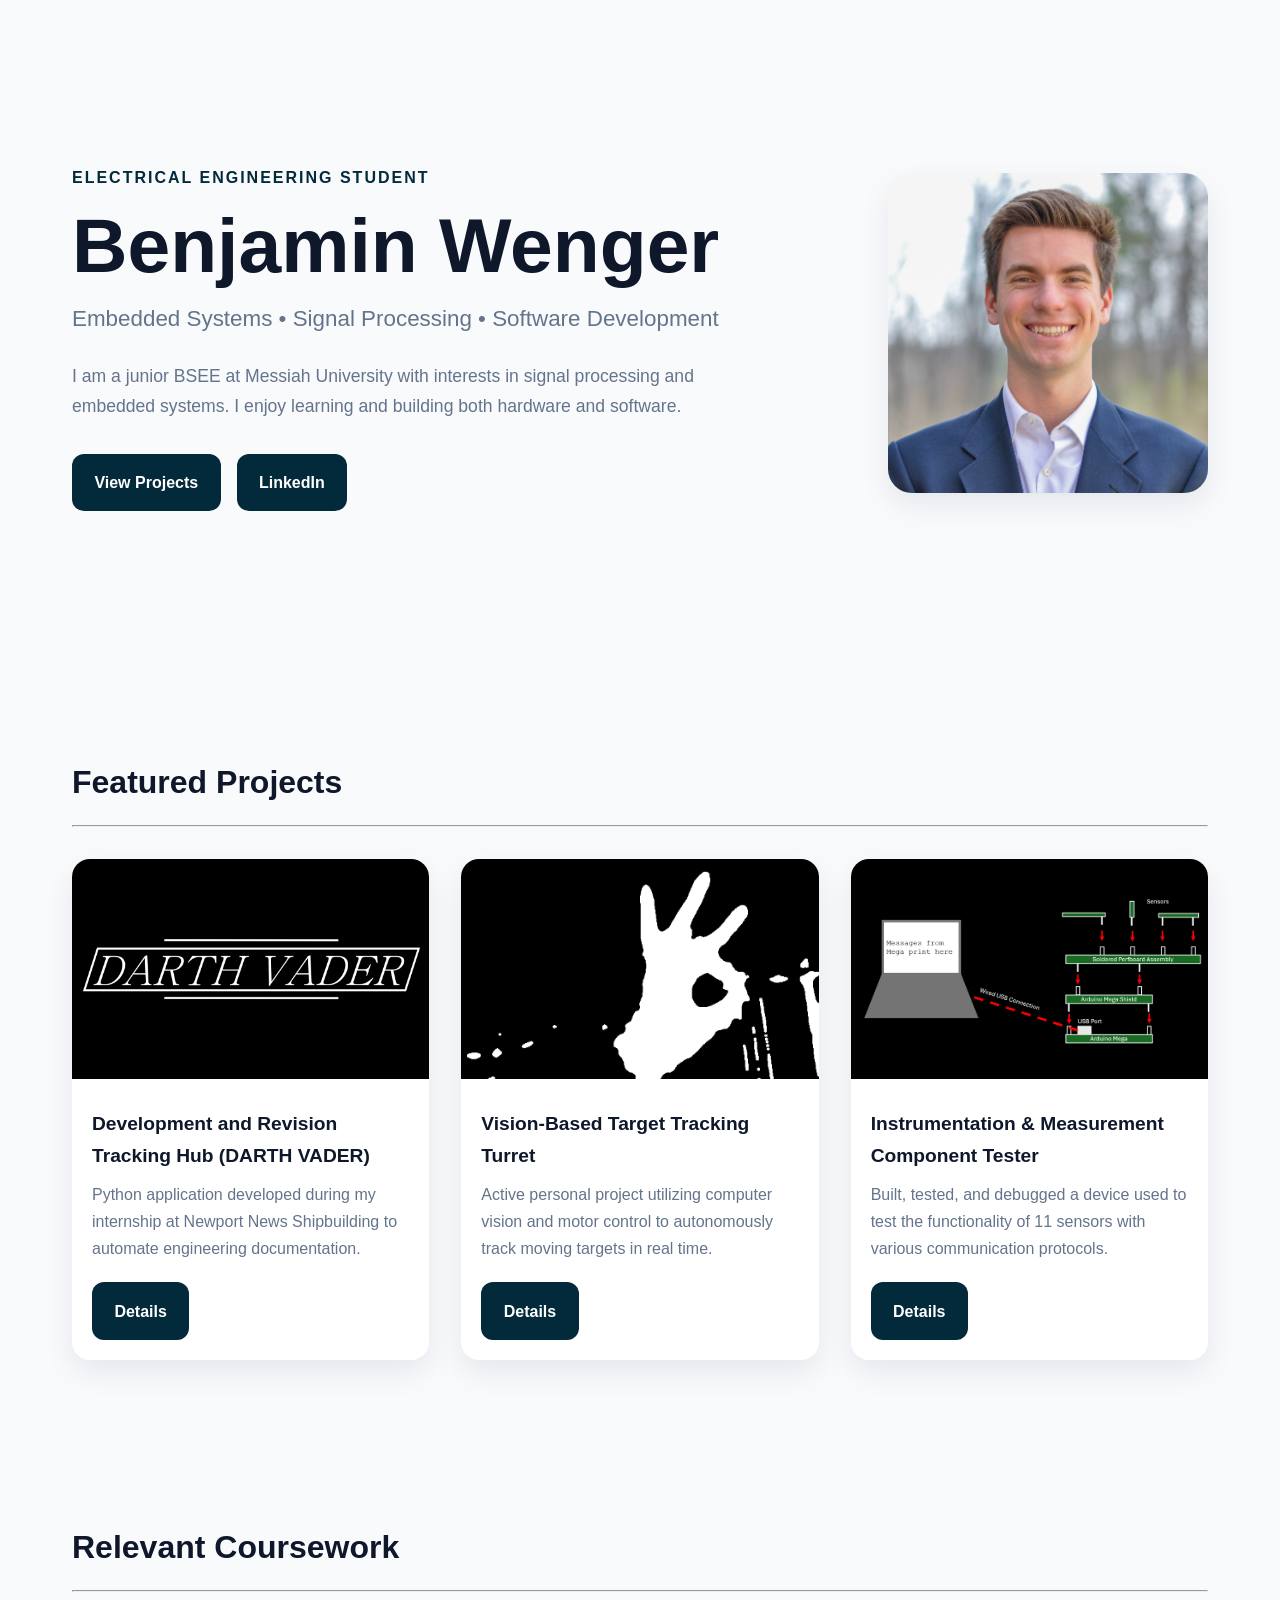
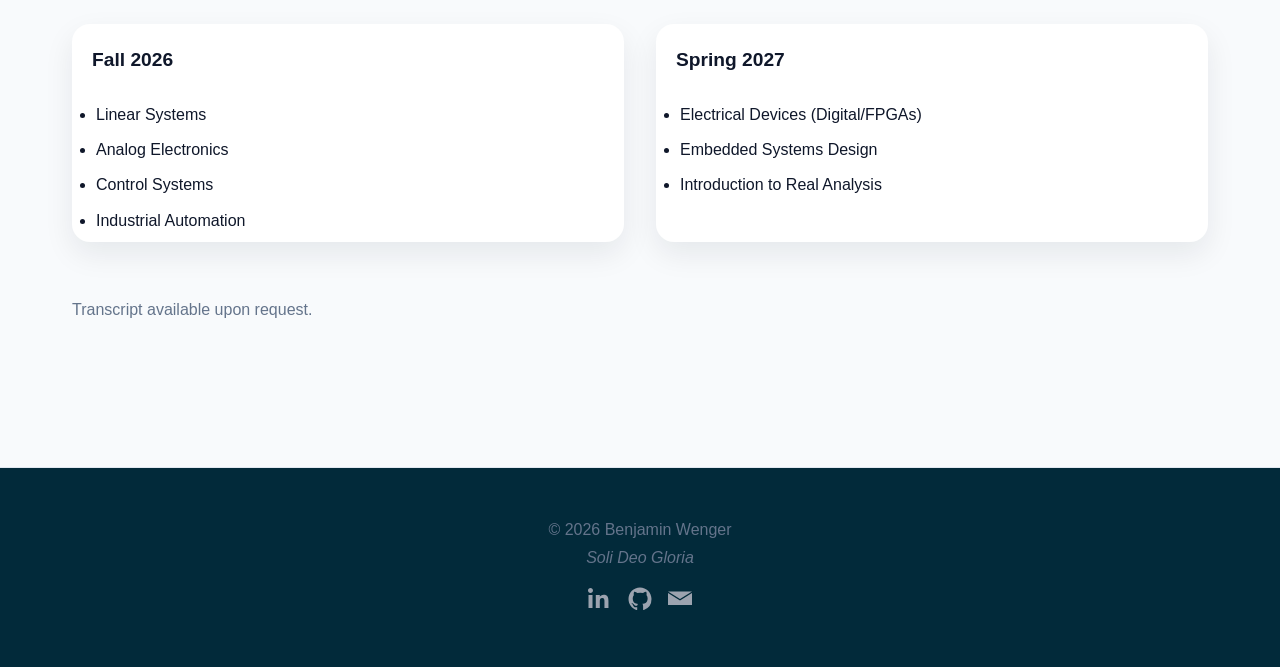
<file: index.html>
<!--
Written by Benjamin Wenger and Copilot 365 on 5-20-26
Last revision 9-11-26
HTML Code for home page
-->

<!DOCTYPE html>
<html lang="en">
<head>
    <meta charset="UTF-8">
    <meta name="viewport" content="width=device-width, initial-scale=1.0">

    <title>Benjamin Wenger | Portfolio</title>

    <link rel="stylesheet" href="styles.css">
</head>

<body>

<section id="home" class="hero">

    <div class="hero-content">

        <p class="eyebrow">
            Electrical Engineering Student
        </p>

        <h1>Benjamin Wenger</h1>

        <h2 class="hero-subtitle">
            Embedded Systems • Signal Processing • Software Development
        </h2>

        <p class="hero-description">
            I am a junior BSEE at Messiah University with interests in signal processing and embedded systems.
            I enjoy learning and building both hardware and software.
        </p>

        <div class="hero-buttons">
            <a class="button" href="#projects">View Projects</a>

            <a class="button"
               href="https://linkedin.com/in/benjamin-wenger-bw1377"
               target="_blank">
                LinkedIn
            </a>
        </div>
        
    </div>

    <div class="hero-image">
        <img src="images/S2026 Headshot.jpg" alt="Spring 2026 Headshot" style="max-width:100%;">
    </div>

</section>

<section id="projects">

    <div class="section-title">
        <h2>Featured Projects</h2>
        <hr>
    </div>

    <div class="project-grid">

        <div class="project-card">

            <img src="images/project1_thumbnail.png" alt="Engineering Documentation Repository">

            <h3>
                Development and Revision Tracking Hub (DARTH VADER)
            </h3>

            <p>
                Python application developed during my internship at Newport News Shipbuilding to automate engineering documentation.
            </p>

            <a class="button" href="projects/project1.html">Details</a>

        </div>

        <div class="project-card">

            <img src="images/project2_thumbnail.png" alt="Target-Tracking Turret">

            <h3>Vision-Based Target Tracking Turret</h3>

            <p>
                Active personal project utilizing computer vision and motor control to autonomously track moving targets in real time.
            </p>

            <a class="button" href="projects/project2.html">Details</a>

        </div>

        <div class="project-card">

            <img src="images/project3_thumbnail.png" alt="Instrumentation & Measurement Component Tester">

            <h3>Instrumentation & Measurement Component Tester</h3>

            <p>
                Built, tested, and debugged a device used to test the functionality of 11 sensors with various communication protocols.
            </p>

            <a class="button" href="projects/project3.html">Details</a>
        </div>

    </div>

</section>

<section id="coursework">

    <div class="section-title">
        <h2>Relevant Coursework</h2>
        <hr>
    </div>

    <div class="coursework-grid">

        <div class="coursework-card">

            <h3>
                Fall 2026
            </h3>

            <ul>
                <li>Linear Systems</li>
                <li>Analog Electronics</li>
                <li>Control Systems</li>
                <li>Industrial Automation</li>
            </ul>

        </div>

        <div class="coursework-card">

            <h3>Spring 2027</h3>

            <ul>
                <li>Electrical Devices (Digital/FPGAs)</li>
                <li>Embedded Systems Design</li>
                <li>Introduction to Real Analysis</li>
            </ul>

        </div>

    </div>

    <br></br>

    <p>Transcript available upon request.</p>
</section>

<footer>
    <p>© 2026 Benjamin Wenger</p>
    <p><em>Soli Deo Gloria</em></p>

    <div class="socials">
        <!-- LinkedIn -->
        <a href="https://linkedin.com/in/benjamin-wenger-bw1377" target="_blank" aria-label="LinkedIn">
            <svg xmlns="http://www.w3.org/2000/svg" width="24" height="24" fill="#9ca3af" viewBox="0 0 24 24">
                <path d="M4.98 3.5C4.98 4.88 3.87 6 2.49 6S0 4.88 0 3.5 1.11 1 2.49 1 4.98 2.12 4.98 3.5zM.5 8h4v13h-4V8zm7.5 0h3.8v1.8h.05c.53-1 1.84-2.06 3.8-2.06 4.06 0 4.8 2.67 4.8 6.15V21h-4v-6.5c0-1.55-.03-3.54-2.16-3.54-2.17 0-2.5 1.7-2.5 3.43V21h-4V8z"/>
            </svg>
        </a>

        <!-- GitHub -->
        <a href="https://github.com/bwenger1377" target="_blank" aria-label="GitHub">
            <svg xmlns="http://www.w3.org/2000/svg" width="24" height="24" fill="#9ca3af" viewBox="0 0 24 24">
                <path d="M12 .5C5.65.5.5 5.65.5 12c0 5.1 3.3 9.43 7.9 10.95.58.1.8-.25.8-.56v-2.17c-3.22.7-3.9-1.55-3.9-1.55-.53-1.35-1.3-1.7-1.3-1.7-1.06-.72.08-.7.08-.7 1.18.08 1.8 1.2 1.8 1.2 1.04 1.8 2.74 1.28 3.4.98.1-.76.41-1.28.74-1.57-2.57-.3-5.28-1.28-5.28-5.7 0-1.26.45-2.3 1.2-3.12-.12-.3-.52-1.52.12-3.17 0 0 .98-.31 3.2 1.2a11.2 11.2 0 0 1 5.84 0c2.22-1.52 3.2-1.2 3.2-1.2.64 1.65.24 2.87.12 3.17.75.82 1.2 1.86 1.2 3.12 0 4.43-2.72 5.4-5.31 5.69.42.37.79 1.1.79 2.23v3.3c0 .31.21.67.8.56A11.52 11.52 0 0 0 23.5 12C23.5 5.65 18.35.5 12 .5z"/>
            </svg>
        </a>

        <!-- Email -->
        <a href="mailto:bwenger1377@gmail.com" aria-label="Email">
            <svg xmlns="http://www.w3.org/2000/svg" width="24" height="24" fill="#9ca3af" viewBox="0 0 24 24">
                <path d="M12 13.5L0 6V18h24V6l-12 7.5zm12-9H0l12 7.5L24 4.5z"/>
            </svg>
        </a>
    </div>
</footer>
</file>
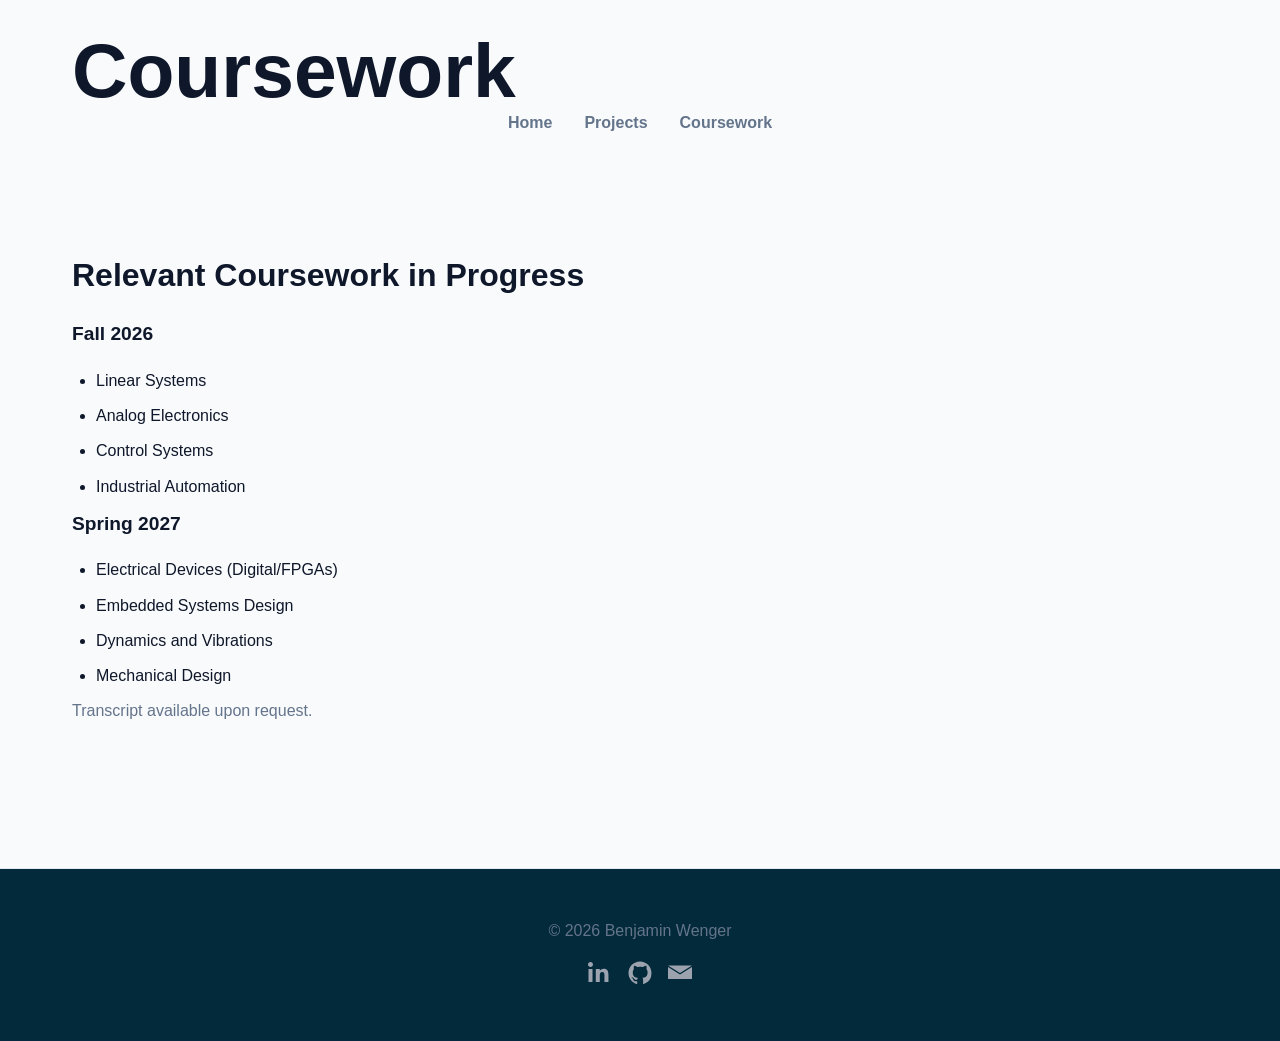
<file: coursework.html>
<!-- 
Written by Benjamin Wenger and Copilot 365 on 5-20-2026
Last revision 8-19-26
HTML code for coursework page
-->

<!DOCTYPE html>
<html lang="en">
<head>
    <title>Coursework</title>
    <link rel="stylesheet" href="styles.css">
</head>
<body>

<header>
    <h1>Coursework</h1>
    <nav>
        <a href="index.html">Home</a>
        <a href="projects.html">Projects</a>
        <a href="coursework.html">Coursework</a>
    </nav>    
</header>

<section>
    <h2>Relevant Coursework in Progress</h2>
    <h3>Fall 2026</h3>
    <ul>
        <li>Linear Systems</li>
        <li>Analog Electronics</li>
        <li>Control Systems</li>
        <li>Industrial Automation</li>
    </ul>
    <h3>Spring 2027</h3>
    <ul>
        <li>Electrical Devices (Digital/FPGAs)</li>
        <li>Embedded Systems Design</li>
        <li>Dynamics and Vibrations</li>
        <li>Mechanical Design</li>
    </ul>

    <p>Transcript available upon request.</p>
</section>

<footer>
    <p>© 2026 Benjamin Wenger</p>

    <div class="socials">
        <!-- LinkedIn -->
        <a href="https://linkedin.com/in/benjamin-wenger-bw1377" target="_blank" aria-label="LinkedIn">
            <svg xmlns="http://www.w3.org/2000/svg" width="24" height="24" fill="#9ca3af" viewBox="0 0 24 24">
                <path d="M4.98 3.5C4.98 4.88 3.87 6 2.49 6S0 4.88 0 3.5 1.11 1 2.49 1 4.98 2.12 4.98 3.5zM.5 8h4v13h-4V8zm7.5 0h3.8v1.8h.05c.53-1 1.84-2.06 3.8-2.06 4.06 0 4.8 2.67 4.8 6.15V21h-4v-6.5c0-1.55-.03-3.54-2.16-3.54-2.17 0-2.5 1.7-2.5 3.43V21h-4V8z"/>
            </svg>
        </a>

        <!-- GitHub -->
        <a href="https://github.com/bwenger1377" target="_blank" aria-label="GitHub">
            <svg xmlns="http://www.w3.org/2000/svg" width="24" height="24" fill="#9ca3af" viewBox="0 0 24 24">
                <path d="M12 .5C5.65.5.5 5.65.5 12c0 5.1 3.3 9.43 7.9 10.95.58.1.8-.25.8-.56v-2.17c-3.22.7-3.9-1.55-3.9-1.55-.53-1.35-1.3-1.7-1.3-1.7-1.06-.72.08-.7.08-.7 1.18.08 1.8 1.2 1.8 1.2 1.04 1.8 2.74 1.28 3.4.98.1-.76.41-1.28.74-1.57-2.57-.3-5.28-1.28-5.28-5.7 0-1.26.45-2.3 1.2-3.12-.12-.3-.52-1.52.12-3.17 0 0 .98-.31 3.2 1.2a11.2 11.2 0 0 1 5.84 0c2.22-1.52 3.2-1.2 3.2-1.2.64 1.65.24 2.87.12 3.17.75.82 1.2 1.86 1.2 3.12 0 4.43-2.72 5.4-5.31 5.69.42.37.79 1.1.79 2.23v3.3c0 .31.21.67.8.56A11.52 11.52 0 0 0 23.5 12C23.5 5.65 18.35.5 12 .5z"/>
            </svg>
        </a>

        <!-- Email -->
        <a href="mailto:bwenger1377@gmail.com" aria-label="Email">
            <svg xmlns="http://www.w3.org/2000/svg" width="24" height="24" fill="#9ca3af" viewBox="0 0 24 24">
                <path d="M12 13.5L0 6V18h24V6l-12 7.5zm12-9H0l12 7.5L24 4.5z"/>
            </svg>
        </a>
    </div>
</footer>

</body>
</html>
</file>
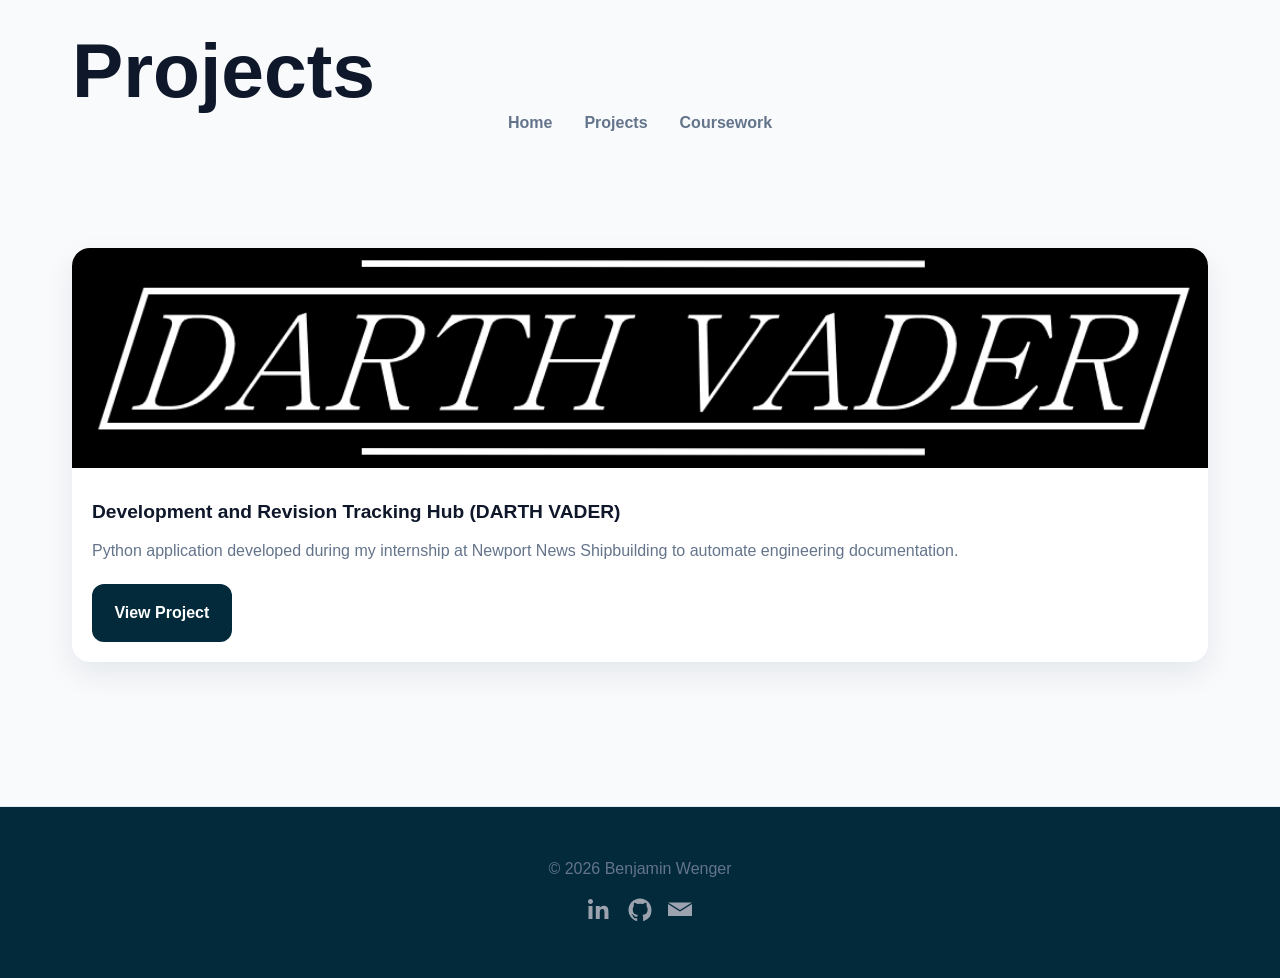
<file: projects.html>
<!-- 
Written by Benjamin Wenger and Copilot 365 on 5-20-2026
Last revision 8-19-26
HTML code for projects page
-->

<!DOCTYPE html>
<html lang="en">
<head>
    <title>Projects | Benjamin Wenger</title>
    <link rel="stylesheet" href="styles.css">
</head>
<body>

<header>
    <h1>Projects</h1>
    <nav>
        <a href="index.html">Home</a>
        <a href="projects.html">Projects</a>
        <a href="coursework.html">Coursework</a>
    </nav>
</header>

<section>

    <div class="project-card">
        <img src="images/project1.png" alt="Engineering Documentation Repository">
        <h3>Development and Revision Tracking Hub (DARTH VADER)</h3>
        <p>Python application developed during my internship at Newport News Shipbuilding to automate engineering documentation.</p>
        <a class="button" href="projects/project1.html">View Project</a>
    </div>

    <!-- <div class="project-card">
        <img src="images/project2.jpg" alt="Target-Tracking Turret">
        <h3>Vision-Based Tracking Turret</h3>
        <p>Active personal project utilizing computer vision and motor control to autonomously track moving targets in real time.</p>
        <a class="button" href="projects/project2.html">View Project</a>
    </div>

    <div class="project-card">
        <img src="images/project3.png" alt="Instrumentation & Measurement Component Tester">
        <h3>Instrumentation & Measurement Component Tester</h3>
        <p>Built, tested, and debugged a device used to test the functionality of 11 sensors with various communication protocols.</p>
        <a class="button" href="projects/project3.html">View Project</a>
    </div>   -->

</section>

<footer>
    <p>© 2026 Benjamin Wenger</p>

    <div class="socials">
        <!-- LinkedIn -->
        <a href="https://linkedin.com/in/benjamin-wenger-bw1377" target="_blank" aria-label="LinkedIn">
            <svg xmlns="http://www.w3.org/2000/svg" width="24" height="24" fill="#9ca3af" viewBox="0 0 24 24">
                <path d="M4.98 3.5C4.98 4.88 3.87 6 2.49 6S0 4.88 0 3.5 1.11 1 2.49 1 4.98 2.12 4.98 3.5zM.5 8h4v13h-4V8zm7.5 0h3.8v1.8h.05c.53-1 1.84-2.06 3.8-2.06 4.06 0 4.8 2.67 4.8 6.15V21h-4v-6.5c0-1.55-.03-3.54-2.16-3.54-2.17 0-2.5 1.7-2.5 3.43V21h-4V8z"/>
            </svg>
        </a>

        <!-- GitHub -->
        <a href="https://github.com/bwenger1377" target="_blank" aria-label="GitHub">
            <svg xmlns="http://www.w3.org/2000/svg" width="24" height="24" fill="#9ca3af" viewBox="0 0 24 24">
                <path d="M12 .5C5.65.5.5 5.65.5 12c0 5.1 3.3 9.43 7.9 10.95.58.1.8-.25.8-.56v-2.17c-3.22.7-3.9-1.55-3.9-1.55-.53-1.35-1.3-1.7-1.3-1.7-1.06-.72.08-.7.08-.7 1.18.08 1.8 1.2 1.8 1.2 1.04 1.8 2.74 1.28 3.4.98.1-.76.41-1.28.74-1.57-2.57-.3-5.28-1.28-5.28-5.7 0-1.26.45-2.3 1.2-3.12-.12-.3-.52-1.52.12-3.17 0 0 .98-.31 3.2 1.2a11.2 11.2 0 0 1 5.84 0c2.22-1.52 3.2-1.2 3.2-1.2.64 1.65.24 2.87.12 3.17.75.82 1.2 1.86 1.2 3.12 0 4.43-2.72 5.4-5.31 5.69.42.37.79 1.1.79 2.23v3.3c0 .31.21.67.8.56A11.52 11.52 0 0 0 23.5 12C23.5 5.65 18.35.5 12 .5z"/>
            </svg>
        </a>

        <!-- Email -->
        <a href="mailto:bwenger1377@gmail.com" aria-label="Email">
            <svg xmlns="http://www.w3.org/2000/svg" width="24" height="24" fill="#9ca3af" viewBox="0 0 24 24">
                <path d="M12 13.5L0 6V18h24V6l-12 7.5zm12-9H0l12 7.5L24 4.5z"/>
            </svg>
        </a>
    </div>
</footer>

</body>
</html>
</file>
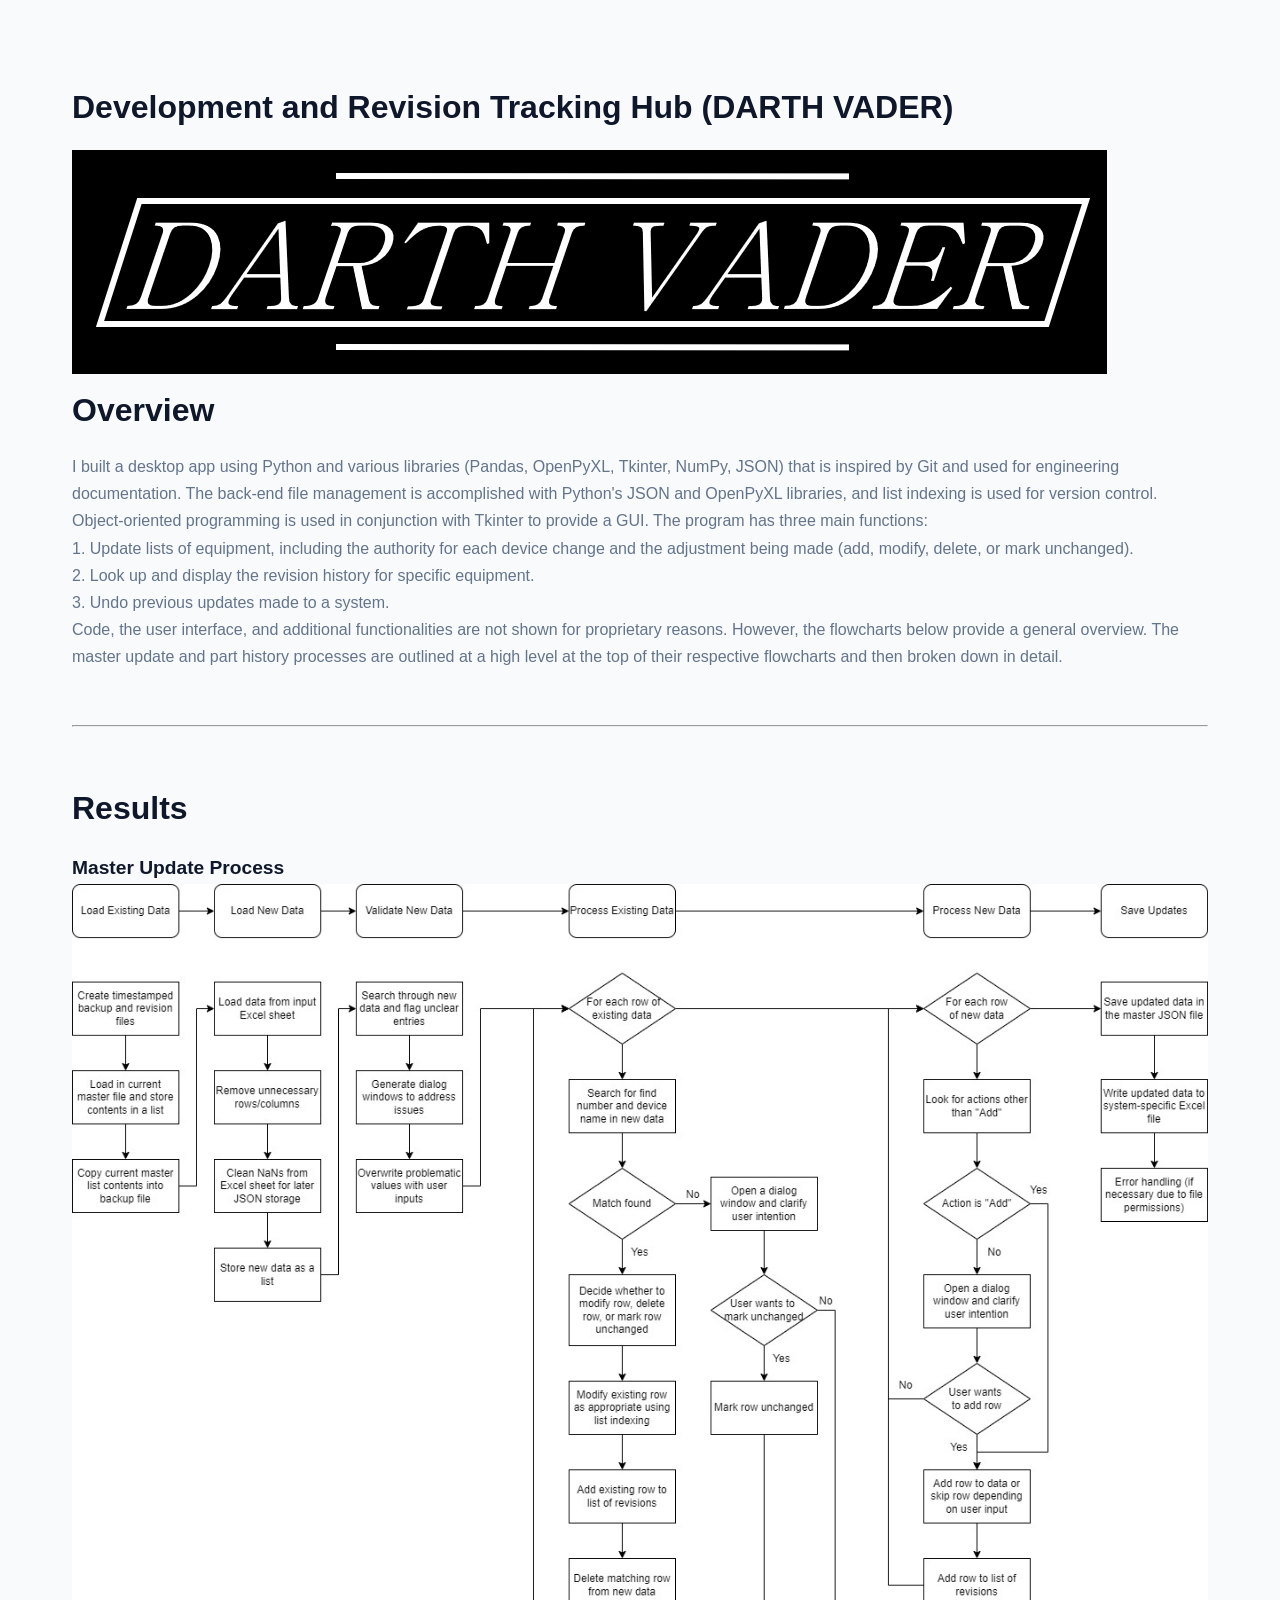
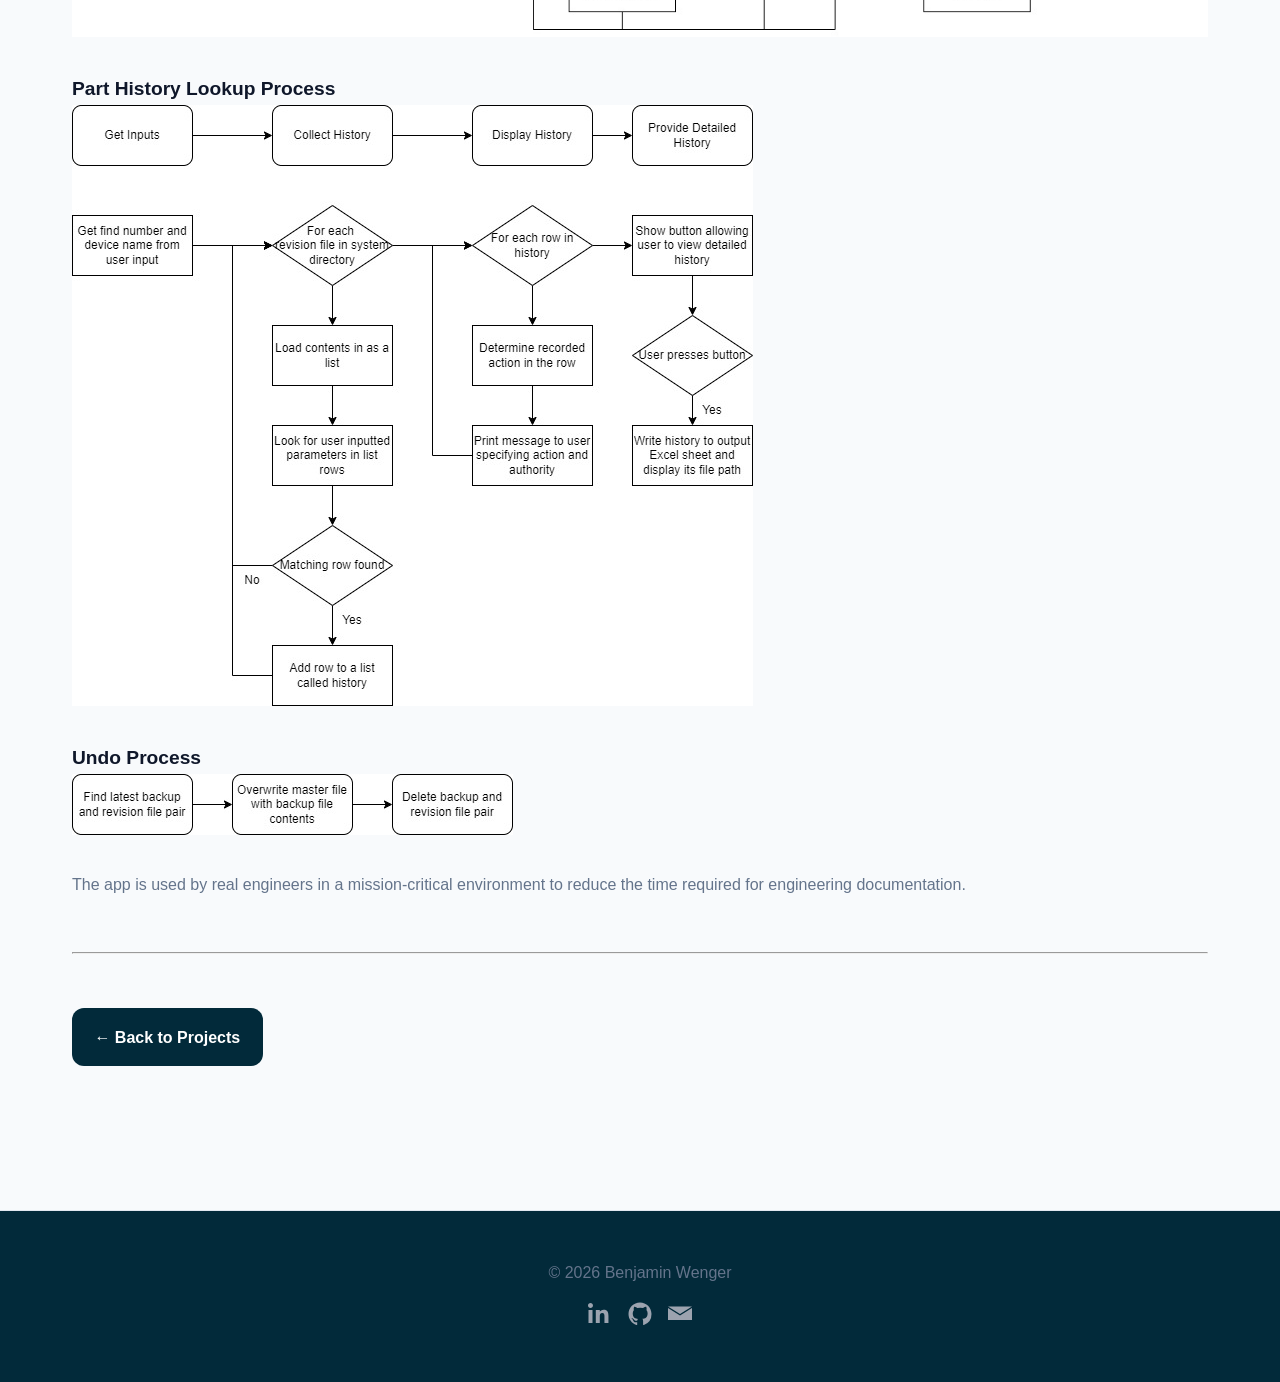
<file: projects/project1.html>
<!--
Written by Benjamin Wenger on 5-20-26
Last revision 9-11-26
HTML code for project1 subpage
-->

<!DOCTYPE html>
<html lang="en">
<head>
    <title>Development and Revision Tracking Hub (DARTH VADER)</title>
    <link rel="stylesheet" href="../styles.css">
</head>
<body>

<section>
    <h2>Development and Revision Tracking Hub (DARTH VADER)</h2>
    <img src="../images/project1.png" style="max-width:100%;">

    <h2>Overview</h2>
    <p>
        I built a desktop app using Python and various libraries (Pandas, OpenPyXL, Tkinter, NumPy, JSON) that is inspired by Git and 
        used for engineering documentation. The back-end file management is accomplished with Python's JSON and OpenPyXL libraries, 
        and list indexing is used for version control. Object-oriented programming is used in conjunction with Tkinter to provide 
        a GUI. The program has three main functions:
    </p>
    <p>1. Update lists of equipment, including the authority for each device change and the adjustment being made (add, modify, delete, or mark unchanged).</p>
    <p>2. Look up and display the revision history for specific equipment.</p>
    <p>3. Undo previous updates made to a system.</p>
    <p>
        Code, the user interface, and additional functionalities are not shown for proprietary reasons. However, the flowcharts 
        below provide a general overview. The master update and part history processes are outlined at a high level at the top 
        of their respective flowcharts and then broken down in detail.
    </p>

    <br></br>
    <hr>
    <br></br>

    <h2>Results</h2>
    <h3>Master Update Process</h3>
    <img src="../images/dv_master_update_fc.jpg" alt="Master Update Process" style="max-width:100%;">
    <br></br>
    <h3>Part History Lookup Process</h3>
    <img src="../images/dv_part_history_fc.jpg" alt="Part History Lookup Process" style="max-width:100%;">
    <br></br>
    <h3>Undo Process</h3>
    <img src="../images/dv_undo_fc.jpg" alt="Undo Process" style="max-width:100%;">
    <br></br>
    <p>The app is used by real engineers in a mission-critical environment to reduce the time required for engineering documentation.</p>
    <br></br>
    <hr>
    <br></br>
    <a class="button" href="../index.html#projects">← Back to Projects</a>
</section>

<footer>
    <p>© 2026 Benjamin Wenger</p>

    <div class="socials">
        <!-- LinkedIn -->
        <a href="https://linkedin.com/in/benjamin-wenger-bw1377" target="_blank" aria-label="LinkedIn">
            <svg xmlns="http://www.w3.org/2000/svg" width="24" height="24" fill="#9ca3af" viewBox="0 0 24 24">
                <path d="M4.98 3.5C4.98 4.88 3.87 6 2.49 6S0 4.88 0 3.5 1.11 1 2.49 1 4.98 2.12 4.98 3.5zM.5 8h4v13h-4V8zm7.5 0h3.8v1.8h.05c.53-1 1.84-2.06 3.8-2.06 4.06 0 4.8 2.67 4.8 6.15V21h-4v-6.5c0-1.55-.03-3.54-2.16-3.54-2.17 0-2.5 1.7-2.5 3.43V21h-4V8z"/>
            </svg>
        </a>

        <!-- GitHub -->
        <a href="https://github.com/bwenger1377" target="_blank" aria-label="GitHub">
            <svg xmlns="http://www.w3.org/2000/svg" width="24" height="24" fill="#9ca3af" viewBox="0 0 24 24">
                <path d="M12 .5C5.65.5.5 5.65.5 12c0 5.1 3.3 9.43 7.9 10.95.58.1.8-.25.8-.56v-2.17c-3.22.7-3.9-1.55-3.9-1.55-.53-1.35-1.3-1.7-1.3-1.7-1.06-.72.08-.7.08-.7 1.18.08 1.8 1.2 1.8 1.2 1.04 1.8 2.74 1.28 3.4.98.1-.76.41-1.28.74-1.57-2.57-.3-5.28-1.28-5.28-5.7 0-1.26.45-2.3 1.2-3.12-.12-.3-.52-1.52.12-3.17 0 0 .98-.31 3.2 1.2a11.2 11.2 0 0 1 5.84 0c2.22-1.52 3.2-1.2 3.2-1.2.64 1.65.24 2.87.12 3.17.75.82 1.2 1.86 1.2 3.12 0 4.43-2.72 5.4-5.31 5.69.42.37.79 1.1.79 2.23v3.3c0 .31.21.67.8.56A11.52 11.52 0 0 0 23.5 12C23.5 5.65 18.35.5 12 .5z"/>
            </svg>
        </a>

        <!-- Email -->
        <a href="mailto:bwenger1377@gmail.com" aria-label="Email">
            <svg xmlns="http://www.w3.org/2000/svg" width="24" height="24" fill="#9ca3af" viewBox="0 0 24 24">
                <path d="M12 13.5L0 6V18h24V6l-12 7.5zm12-9H0l12 7.5L24 4.5z"/>
            </svg>
        </a>
    </div>
</footer>

</body>
</html>
</file>
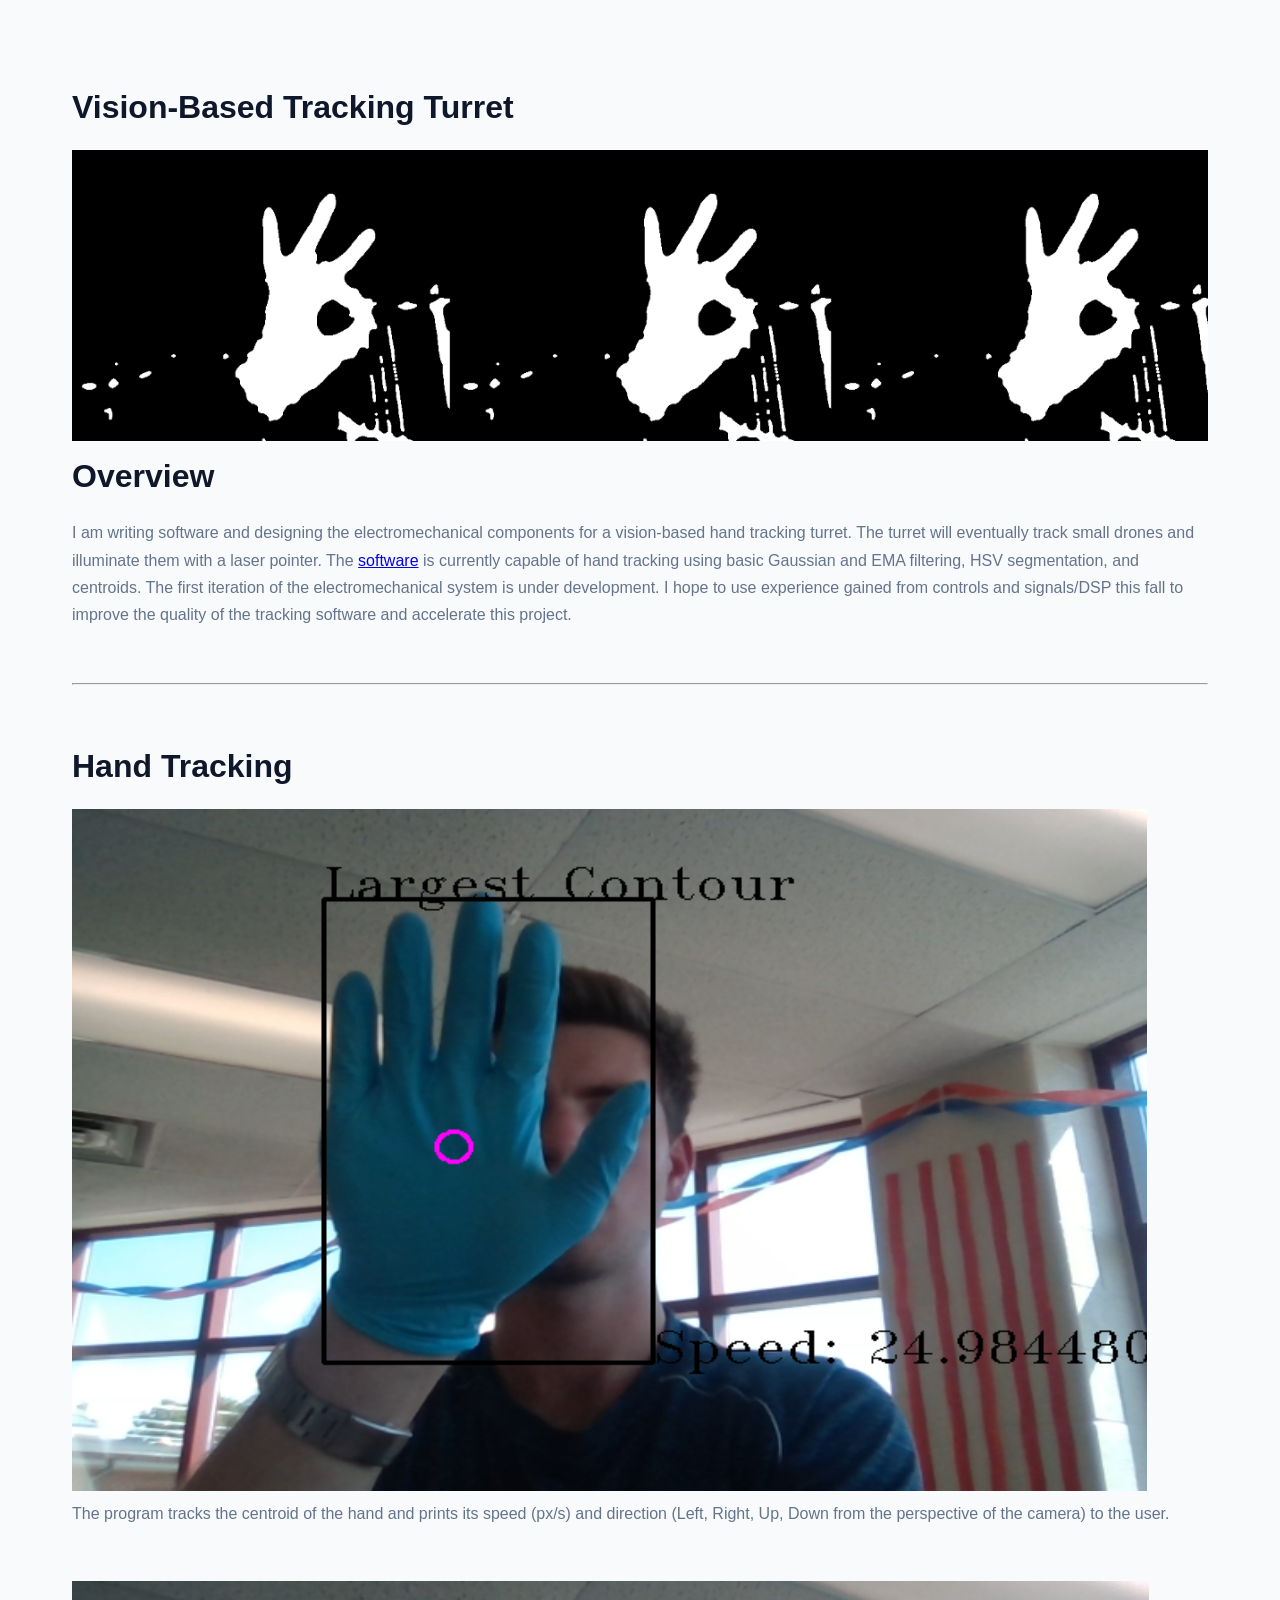
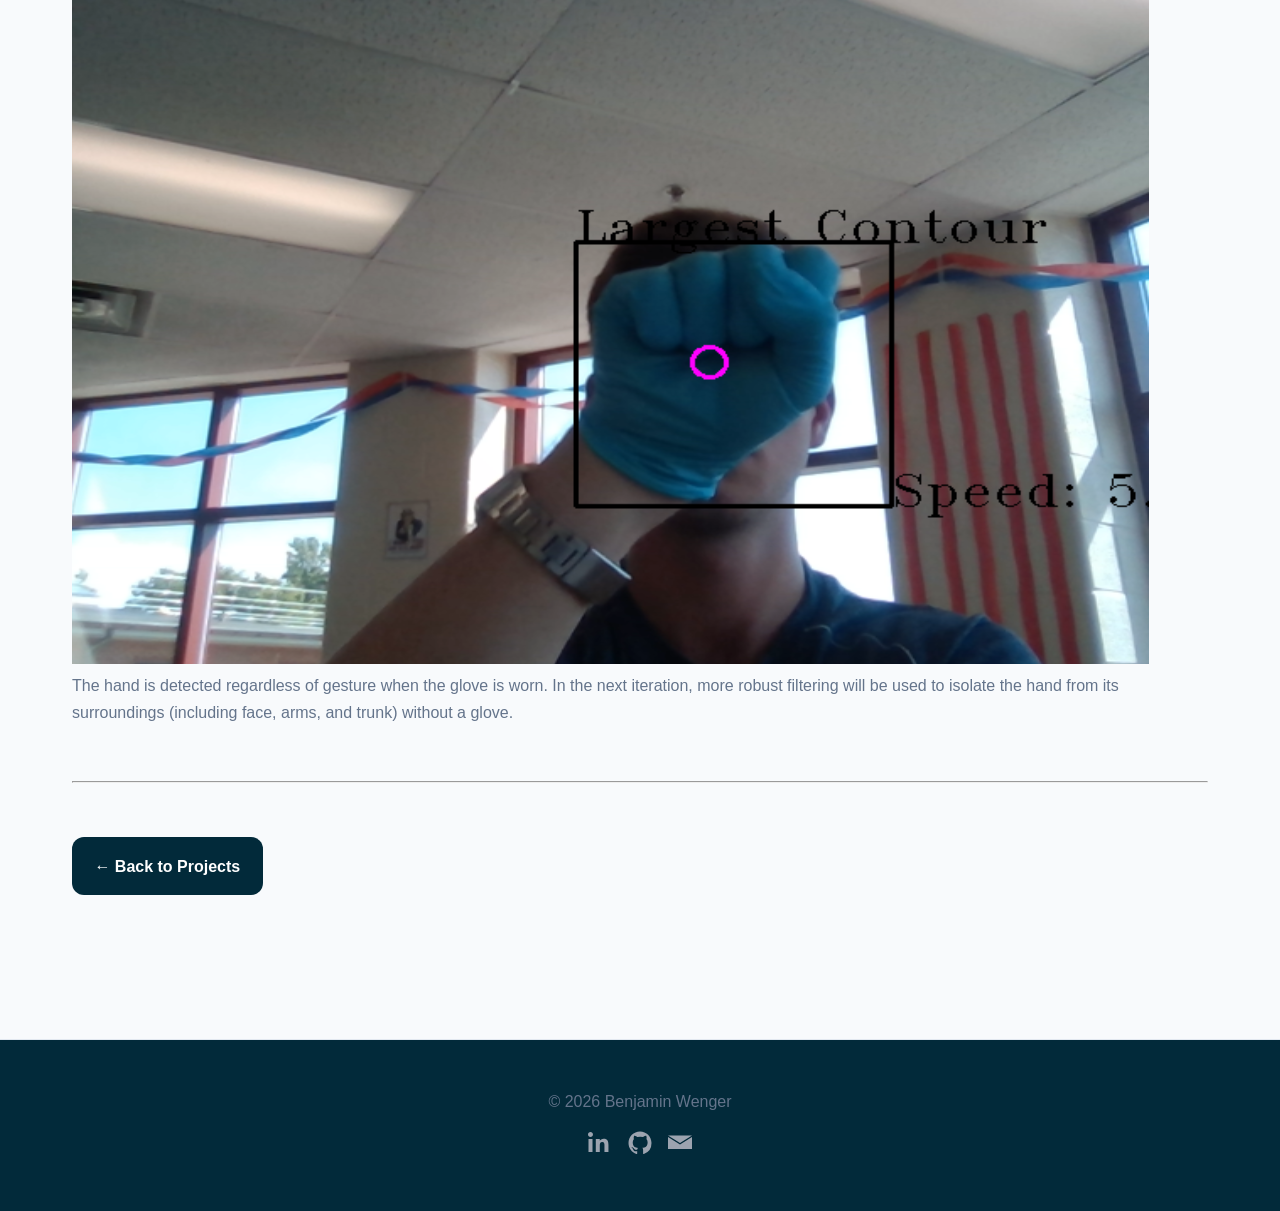
<file: projects/project2.html>
<!--
Written by Benjamin Wenger on 8-19-26
Last revision 9-10-26
HTML code for project2 subpage
-->

<!DOCTYPE html>
<html lang="en">
<head>
    <title>Vision-Based Tracking Turret</title>
    <link rel="stylesheet" href="../styles.css">
</head>
<body>

<section>
    <h2>Vision-Based Tracking Turret</h2>
    <img src="../images/project2.png" style="max-width:100%;">

    <h2>Overview</h2>
    <p>
        I am writing software and designing the electromechanical components for a vision-based hand tracking turret.
        The turret will eventually track small drones and illuminate them with a laser pointer. The 
        <a href="https://github.com/bwenger1377/tracking_turret" target="_blank" aria-label="GitHub">software</a> 
        is currently capable of hand tracking using basic Gaussian and EMA filtering, HSV segmentation, and centroids. 
        The first iteration of the electromechanical system is under development. I hope to use experience gained 
        from controls and signals/DSP this fall to improve the quality of the tracking software and accelerate this project.
    </p>

    <br></br>
    <hr>
    <br></br>

    <h2>Hand Tracking</h2>

    <img src="../images/handFrame3.png" style="max-width:30;">
    <p>
        The program tracks the centroid of the hand and prints its speed (px/s) and direction (Left, Right, Up, Down from 
        the perspective of the camera) to the user.
    </p>
    <br></br>
    <img src="../images/handFrame2.png" style="max-width:25;">
    <p>
        The hand is detected regardless of gesture when the glove is worn. In the next iteration, more robust filtering 
        will be used to isolate the hand from its surroundings (including face, arms, and trunk) without a glove.
    </p>

    <br></br>
    <hr>
    <br></br>
    <a class="button" href="../index.html#projects">← Back to Projects</a>
</section>

<footer>
    <p>© 2026 Benjamin Wenger</p>

    <div class="socials">
        <!-- LinkedIn -->
        <a href="https://linkedin.com/in/benjamin-wenger-bw1377" target="_blank" aria-label="LinkedIn">
            <svg xmlns="http://www.w3.org/2000/svg" width="24" height="24" fill="#9ca3af" viewBox="0 0 24 24">
                <path d="M4.98 3.5C4.98 4.88 3.87 6 2.49 6S0 4.88 0 3.5 1.11 1 2.49 1 4.98 2.12 4.98 3.5zM.5 8h4v13h-4V8zm7.5 0h3.8v1.8h.05c.53-1 1.84-2.06 3.8-2.06 4.06 0 4.8 2.67 4.8 6.15V21h-4v-6.5c0-1.55-.03-3.54-2.16-3.54-2.17 0-2.5 1.7-2.5 3.43V21h-4V8z"/>
            </svg>
        </a>

        <!-- GitHub -->
        <a href="https://github.com/bwenger1377" target="_blank" aria-label="GitHub">
            <svg xmlns="http://www.w3.org/2000/svg" width="24" height="24" fill="#9ca3af" viewBox="0 0 24 24">
                <path d="M12 .5C5.65.5.5 5.65.5 12c0 5.1 3.3 9.43 7.9 10.95.58.1.8-.25.8-.56v-2.17c-3.22.7-3.9-1.55-3.9-1.55-.53-1.35-1.3-1.7-1.3-1.7-1.06-.72.08-.7.08-.7 1.18.08 1.8 1.2 1.8 1.2 1.04 1.8 2.74 1.28 3.4.98.1-.76.41-1.28.74-1.57-2.57-.3-5.28-1.28-5.28-5.7 0-1.26.45-2.3 1.2-3.12-.12-.3-.52-1.52.12-3.17 0 0 .98-.31 3.2 1.2a11.2 11.2 0 0 1 5.84 0c2.22-1.52 3.2-1.2 3.2-1.2.64 1.65.24 2.87.12 3.17.75.82 1.2 1.86 1.2 3.12 0 4.43-2.72 5.4-5.31 5.69.42.37.79 1.1.79 2.23v3.3c0 .31.21.67.8.56A11.52 11.52 0 0 0 23.5 12C23.5 5.65 18.35.5 12 .5z"/>
            </svg>
        </a>

        <!-- Email -->
        <a href="mailto:bwenger1377@gmail.com" aria-label="Email">
            <svg xmlns="http://www.w3.org/2000/svg" width="24" height="24" fill="#9ca3af" viewBox="0 0 24 24">
                <path d="M12 13.5L0 6V18h24V6l-12 7.5zm12-9H0l12 7.5L24 4.5z"/>
            </svg>
        </a>
    </div>
</footer>

</body>
</html>
</file>
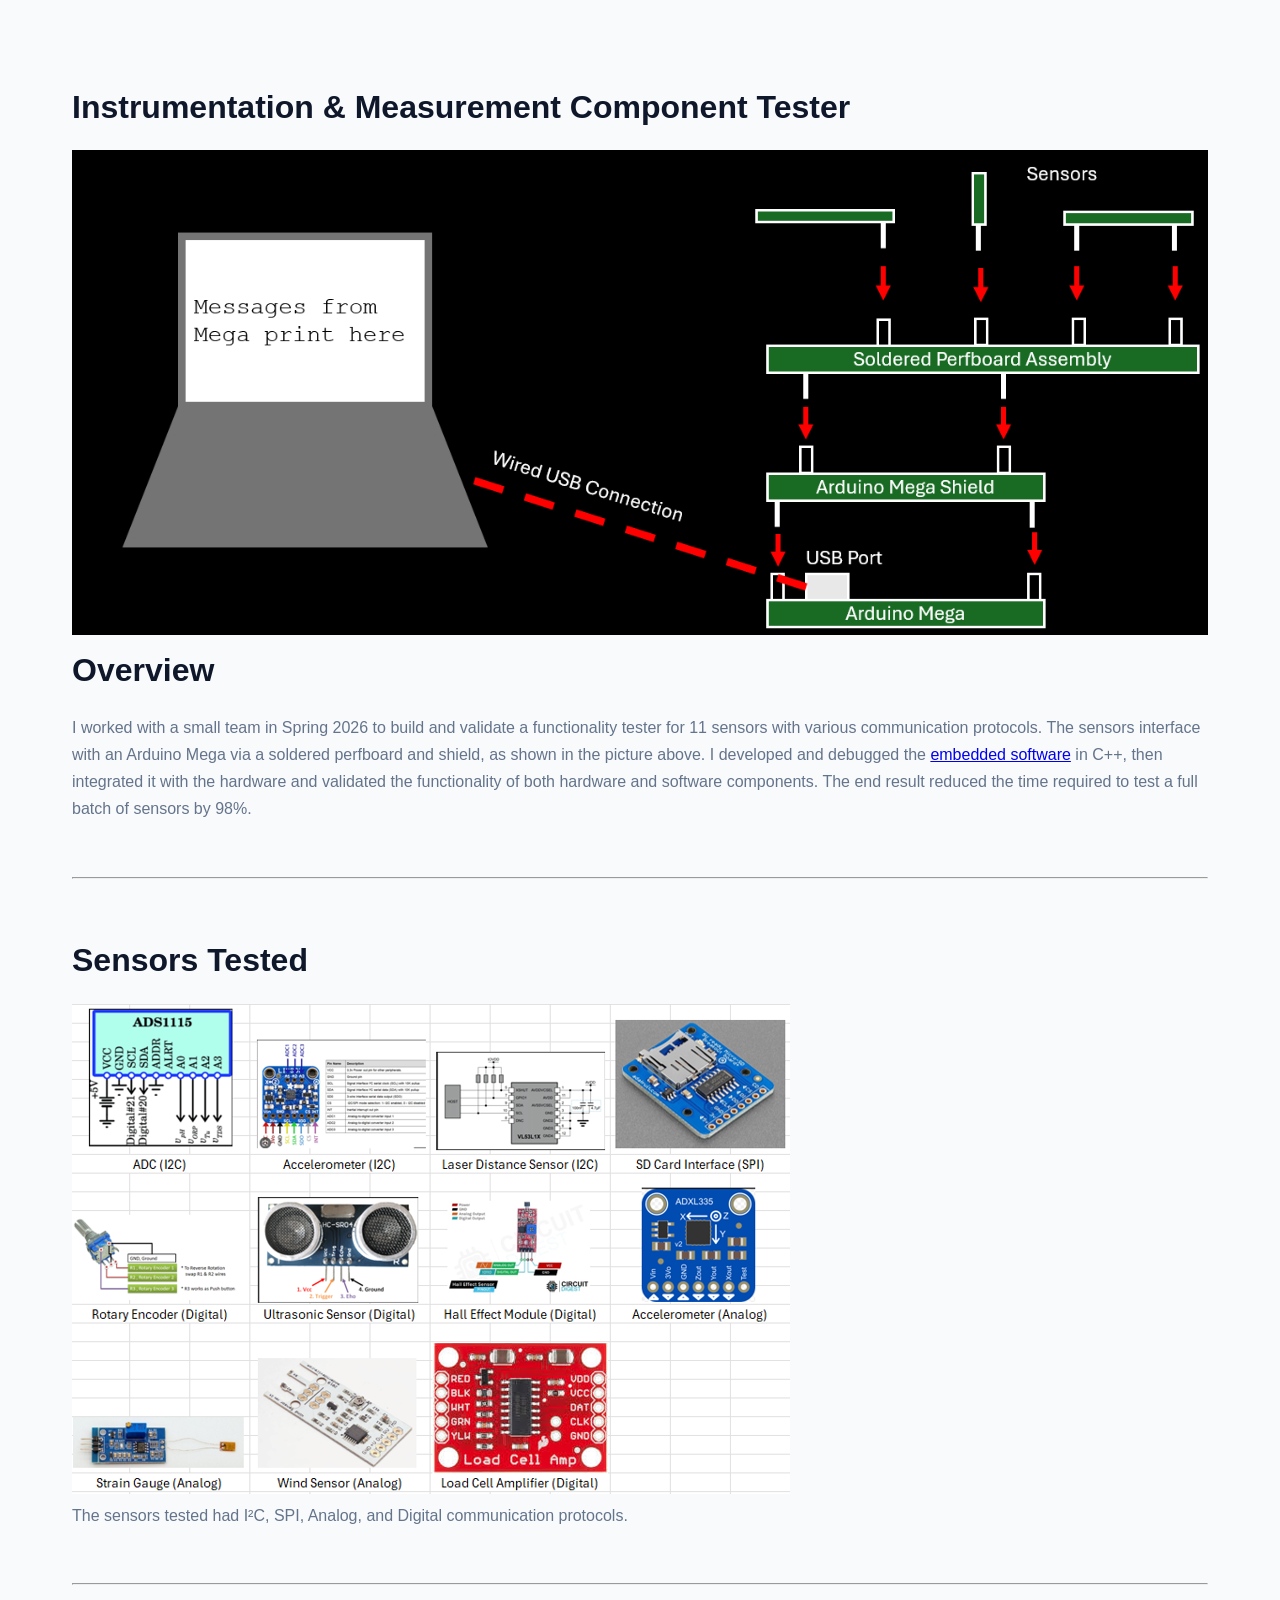
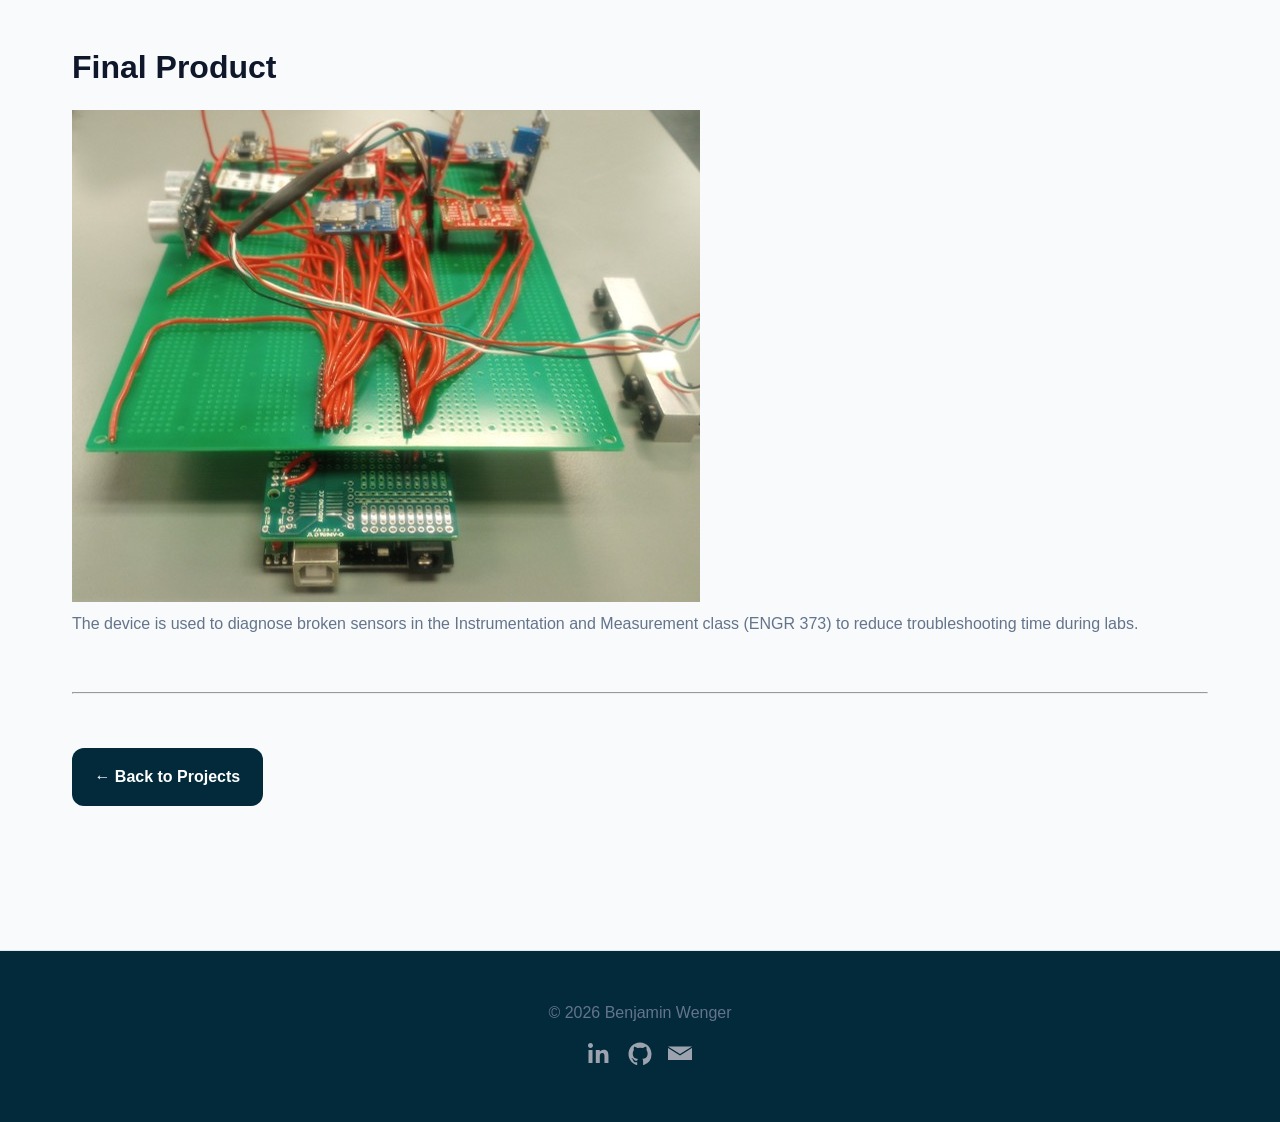
<file: projects/project3.html>
<!--
Written by Benjamin Wenger on 9-11-26
Last revision 9-11-26
HTML code for project3 subpage
-->

<!DOCTYPE html>
<html lang="en">
<head>
    <title>Component Tester</title>
    <link rel="stylesheet" href="../styles.css">
</head>
<body>

<section>
    <h2>Instrumentation & Measurement Component Tester</h2>
    <img src="../images/project3.png" style="max-width:100%;">

    <h2>Overview</h2>
    <p>
        I worked with a small team in Spring 2026 to build and validate a functionality tester for 11 sensors with various 
        communication protocols. The sensors interface with an Arduino Mega via a soldered perfboard and shield, as shown
        in the picture above. I developed and debugged the 
        <a href="https://github.com/bwenger1377/i_m_tester_code" target="_blank" aria-label="GitHub">embedded software</a>
        in C++, then integrated it with the hardware and validated the functionality of both hardware and software components. 
        The end result reduced the time required to test a full batch of sensors by 98%.
    </p>

    <br></br>
    <hr>
    <br></br>

    <h2>Sensors Tested</h2>

    <img src="../images/sensors.png" style="max-width:30;">
    <p>
        The sensors tested had I²C, SPI, Analog, and Digital communication protocols. 
    </p>

    <br></br>
    <hr>
    <br></br>

    <h2>Final Product</h2>
    <img src="../images/finalProduct.jpg" style="max-width:25;">
    <p>
        The device is used to diagnose broken sensors in the Instrumentation and Measurement class (ENGR 373) to reduce 
        troubleshooting time during labs.
    </p>

    <br></br>
    <hr>
    <br></br>
    <a class="button" href="../index.html#projects">← Back to Projects</a>
</section>

<footer>
    <p>© 2026 Benjamin Wenger</p>

    <div class="socials">
        <!-- LinkedIn -->
        <a href="https://linkedin.com/in/benjamin-wenger-bw1377" target="_blank" aria-label="LinkedIn">
            <svg xmlns="http://www.w3.org/2000/svg" width="24" height="24" fill="#9ca3af" viewBox="0 0 24 24">
                <path d="M4.98 3.5C4.98 4.88 3.87 6 2.49 6S0 4.88 0 3.5 1.11 1 2.49 1 4.98 2.12 4.98 3.5zM.5 8h4v13h-4V8zm7.5 0h3.8v1.8h.05c.53-1 1.84-2.06 3.8-2.06 4.06 0 4.8 2.67 4.8 6.15V21h-4v-6.5c0-1.55-.03-3.54-2.16-3.54-2.17 0-2.5 1.7-2.5 3.43V21h-4V8z"/>
            </svg>
        </a>

        <!-- GitHub -->
        <a href="https://github.com/bwenger1377" target="_blank" aria-label="GitHub">
            <svg xmlns="http://www.w3.org/2000/svg" width="24" height="24" fill="#9ca3af" viewBox="0 0 24 24">
                <path d="M12 .5C5.65.5.5 5.65.5 12c0 5.1 3.3 9.43 7.9 10.95.58.1.8-.25.8-.56v-2.17c-3.22.7-3.9-1.55-3.9-1.55-.53-1.35-1.3-1.7-1.3-1.7-1.06-.72.08-.7.08-.7 1.18.08 1.8 1.2 1.8 1.2 1.04 1.8 2.74 1.28 3.4.98.1-.76.41-1.28.74-1.57-2.57-.3-5.28-1.28-5.28-5.7 0-1.26.45-2.3 1.2-3.12-.12-.3-.52-1.52.12-3.17 0 0 .98-.31 3.2 1.2a11.2 11.2 0 0 1 5.84 0c2.22-1.52 3.2-1.2 3.2-1.2.64 1.65.24 2.87.12 3.17.75.82 1.2 1.86 1.2 3.12 0 4.43-2.72 5.4-5.31 5.69.42.37.79 1.1.79 2.23v3.3c0 .31.21.67.8.56A11.52 11.52 0 0 0 23.5 12C23.5 5.65 18.35.5 12 .5z"/>
            </svg>
        </a>

        <!-- Email -->
        <a href="mailto:bwenger1377@gmail.com" aria-label="Email">
            <svg xmlns="http://www.w3.org/2000/svg" width="24" height="24" fill="#9ca3af" viewBox="0 0 24 24">
                <path d="M12 13.5L0 6V18h24V6l-12 7.5zm12-9H0l12 7.5L24 4.5z"/>
            </svg>
        </a>
    </div>
</footer>

</body>
</html>
</file>
<file: styles.css>
/*
Written by Benjamin Wenger and Copilot 365 on 5-20-2026
Last revision 9-11-2026
Stylesheet for Professional Portfolio
*/

:root {

    --bg: #f8fafc;
    --surface: #ffffff;

    --text: #0f172a;
    --muted: #64748b;

    --primary: #022a3a;
    --primary-hover: #003b4f;

    --border: #e2e8f0;

    --shadow:
        0 12px 30px rgba(15, 23, 42, 0.08);

    --radius: 18px;

    --max-width: 1200px;
}

/* =========================
   RESET
========================= */

* {
    margin: 0;
    padding: 0;
    box-sizing: border-box;
}

/* =========================
   BODY
========================= */

body {
    font-family: "Inter", sans-serif;
    background: var(--bg);
    color: var(--text);
    line-height: 1.7;
}

/* =========================
   TYPOGRAPHY
========================= */

h1 {
    font-size: clamp(3rem, 6vw, 5rem);
    line-height: 1;
    font-weight: 800;
}

h2 {
    font-size: 2rem;
    font-weight: 700;
    margin-bottom: 1rem;
}

h3 {
    font-size: 1.2rem;
    font-weight: 600;
}

p {
    color: var(--muted);
}

/* =========================
   PAGE TITLES
========================= */

.page-title {
    text-align: center;
    margin-bottom: 2rem;
}

.page-title h1 {
    margin-bottom: 1rem;
}

.page-title::after {
    content: "";
    display: block;
    width: 180px;
    height: 1px;
    background: var(--border);
    margin: 0 auto;
}

/* =========================
   HEADER + NAVIGATION
========================= */

header {
    max-width: var(--max-width);
    margin: 0 auto;
    padding: 2rem;
}

nav {
    display: flex;
    justify-content: center;
    gap: 2rem;
}

nav a {
    text-decoration: none;
    color: var(--muted);
    font-weight: 600;
    transition: color 0.2s ease;
}

nav a:hover {
    color: var(--primary);
}

/* =========================
   SECTIONS
========================= */

section {
    max-width: var(--max-width);
    margin: 0 auto;
    padding: 5rem 2rem;
}

.section-title {
    margin-bottom: 2rem;
}

.section-title p {
    margin-top: 0.5rem;
}

/* =========================
   HERO SECTION
========================= */

.hero {
    display: grid;
    grid-template-columns: 1fr 320px;
    gap: 5rem;
    align-items: center;
    min-height: 75vh;
}

.eyebrow {
    color: var(--primary);
    font-weight: 700;
    text-transform: uppercase;
    letter-spacing: 2px;
    margin-bottom: 1rem;
}

.hero-subtitle {
    color: var(--muted);
    font-size: 1.4rem;
    font-weight: 500;
    margin-top: 1rem;
}

.hero-description {
    margin-top: 1.5rem;
    max-width: 650px;
    font-size: 1.1rem;
}

.hero-buttons {
    margin-top: 2rem;
    display: flex;
    gap: 1rem;
}

.hero-image img {
    width: 100%;
    border-radius: 24px;
    box-shadow: var(--shadow);
}

/* =========================
   BUTTONS
========================= */

.button,
.button-outline {
    display: inline-flex;
    align-items: center;
    text-decoration: none;
    padding: 0.95rem 1.4rem;
    border-radius: 12px;
    font-weight: 600;
    transition: all 0.2s ease;
}

.button {
    background: var(--primary);
    color: white;
}

.button:hover {
    background: var(--primary-hover);
}

.button-outline {
    border: 1px solid var(--border);
    background: white;
    color: var(--text);
}

.button-outline:hover {
    background: #f1f5f9;
}

/* =========================
   PROJECTS
========================= */

.project-grid {
    display: grid;
    grid-template-columns: repeat(auto-fit, minmax(320px, 1fr));
    gap: 2rem;
}

.project-card {
    background: white;
    border-radius: var(--radius);
    overflow: hidden;
    box-shadow: var(--shadow);
    transition: transform 0.25s ease;
}

.project-card:hover {
    transform: translateY(-6px);
}

.project-card img {
    width: 100%;
    height: 220px;
    object-fit: cover;
}

.project-card h3 {
    padding: 1.25rem 1.25rem 0.5rem;
}

.project-card p {
    padding: 0 1.25rem;
}

.project-card .button {
    margin: 1.25rem;
}

/* =========================
   COURSEWORK
========================= */

.coursework-grid {
    display: grid;
    grid-template-columns: repeat(auto-fit, minmax(320px, 1fr));
    gap: 2rem;
}

.coursework-card {
    background: white;
    border-radius: var(--radius);
    overflow: hidden;
    box-shadow: var(--shadow);
    transition: transform 0.25s ease;
}

.coursework-card:hover {
    transform: translateY(-6px);
}

.coursework-card img {
    width: 100%;
    height: 220px;
    object-fit: cover;
}

.coursework-card h3 {
    padding: 1.25rem 1.25rem 0.5rem;
}

.coursework-card p {
    padding: 0 1.25rem;
}

/* =========================
   SKILLS
========================= */

.skills-grid {
    display: grid;
    grid-template-columns: repeat(auto-fit, minmax(250px, 1fr));
    gap: 1.5rem;
}

.skill-card {
    background: white;
    padding: 2rem;
    border-radius: var(--radius);
    box-shadow: var(--shadow);
}

.skill-card p {
    margin-top: 0.75rem;
}

/* =========================
   LISTS
========================= */

ul {
    padding-left: 1.5rem;
    margin-top: 1rem;
}

li {
    margin-bottom: 0.5rem;
}

/* =========================
   FOOTER
========================= */

footer {
    text-align: center;
    margin-top: 4rem;
    padding: 3rem 2rem;
    border-top: 1px solid var(--border);
    background: #022a3a;
}

.socials {
    margin-top: 1rem;
    display: flex;
    justify-content: center;
    gap: 1rem;
}

.socials a {
    text-decoration: none;
    color: var(--muted);
    font-weight: 600;
    transition: color 0.2s ease;
}

.socials a:hover {
    color: var(--primary);
}

/* =========================
   RESPONSIVE
========================= */

@media (max-width: 900px) {

    .hero {
        grid-template-columns: 1fr;
        text-align: center;
        gap: 3rem;
    }

    .hero-buttons {
        justify-content: center;
    }

    .hero-image {
        max-width: 300px;
        margin: 0 auto;
    }
}
</file>
